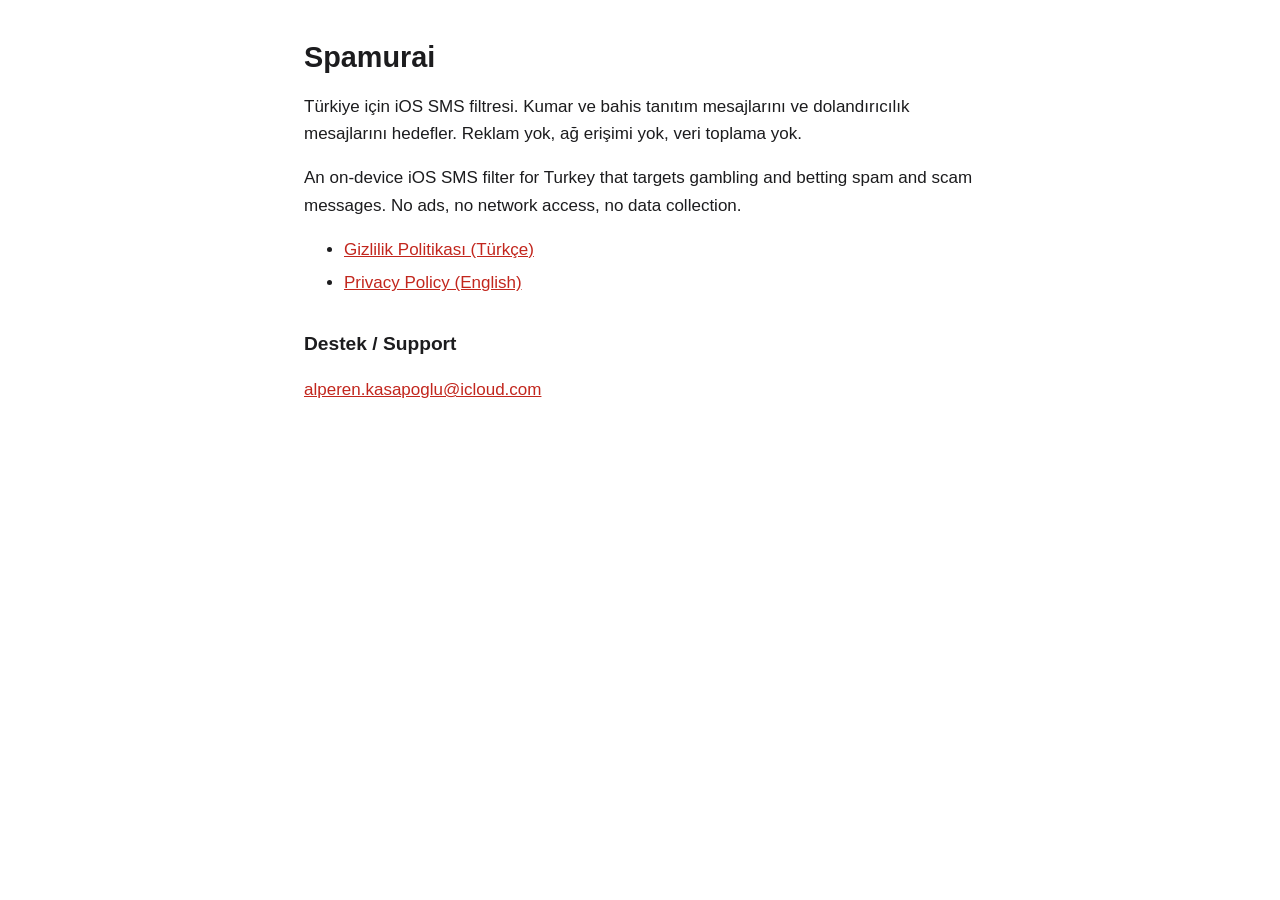
<file: index.html>
<!doctype html>
<html lang="tr">
<head>
<meta charset="utf-8">
<meta name="viewport" content="width=device-width, initial-scale=1">
<title>Spamurai</title>
<link rel="stylesheet" href="stil.css">
</head>
<body>
<main>
<h1>Spamurai</h1>
<p>Türkiye için iOS SMS filtresi. Kumar ve bahis tanıtım mesajlarını ve dolandırıcılık mesajlarını hedefler. Reklam yok, ağ erişimi yok, veri toplama yok.</p>
<p lang="en">An on-device iOS SMS filter for Turkey that targets gambling and betting spam and scam messages. No ads, no network access, no data collection.</p>
<ul>
<li><a href="gizlilik.html">Gizlilik Politikası (Türkçe)</a></li>
<li><a href="privacy.html" lang="en">Privacy Policy (English)</a></li></ul>
<h2>Destek / Support</h2>
<p><a href="mailto:alperen.kasapoglu@icloud.com">alperen.kasapoglu@icloud.com</a></p>
</main>
</body>
</html>
</file>
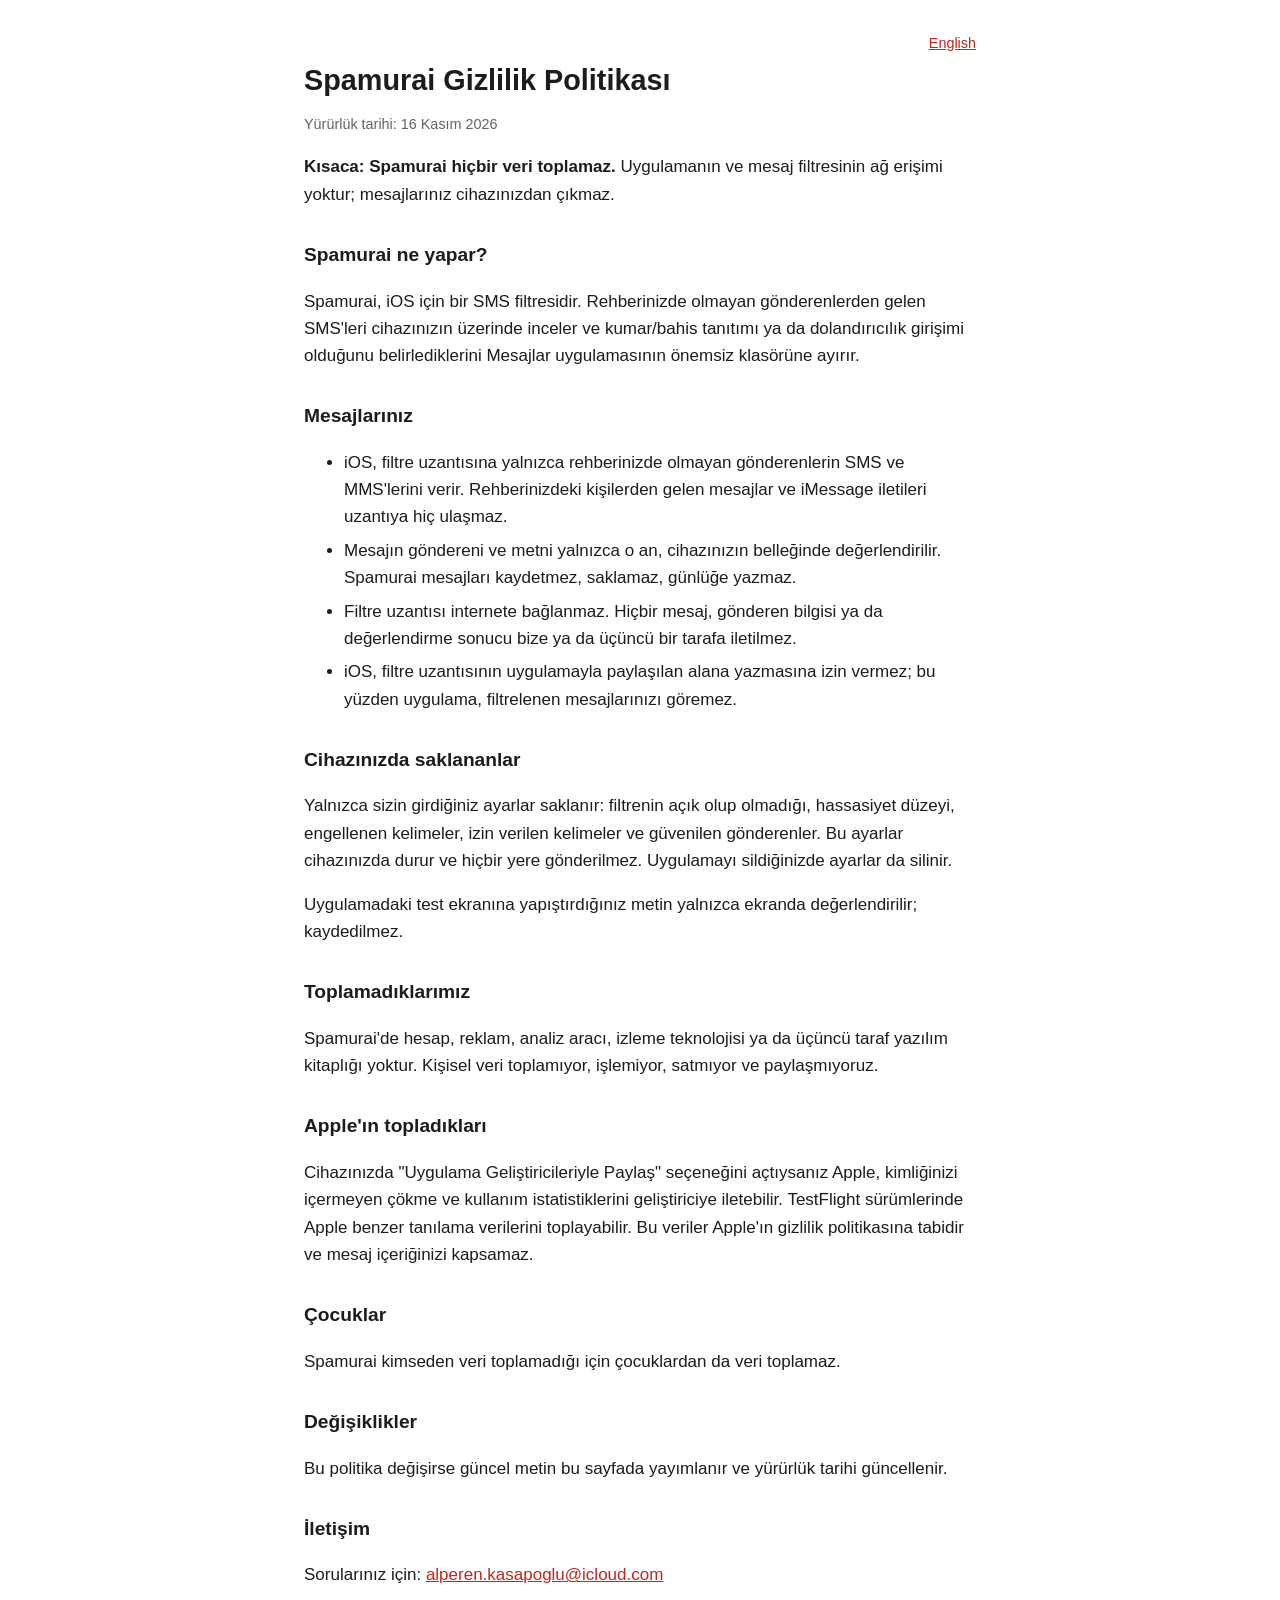
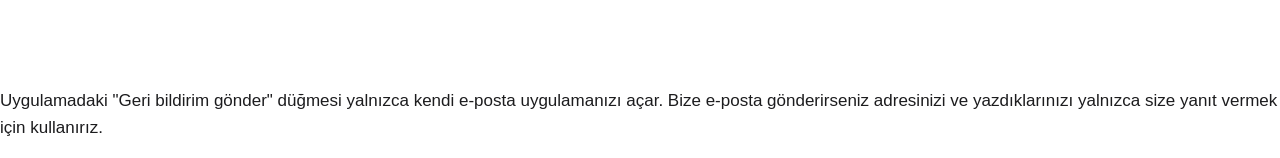
<file: gizlilik.html>
<!doctype html>
<html lang="tr">
<head>
<meta charset="utf-8">
<meta name="viewport" content="width=device-width, initial-scale=1">
<title>Spamurai Gizlilik Politikası</title>
<link rel="stylesheet" href="stil.css">
</head>
<body>
<main>
<p class="dil"><a href="privacy.html">English</a></p>
<h1>Spamurai Gizlilik Politikası</h1>
<p class="tarih">Yürürlük tarihi: 16 Kasım 2026</p>

<p><strong>Kısaca: Spamurai hiçbir veri toplamaz.</strong> Uygulamanın ve mesaj filtresinin ağ erişimi yoktur; mesajlarınız cihazınızdan çıkmaz.</p>

<h2>Spamurai ne yapar?</h2>
<p>Spamurai, iOS için bir SMS filtresidir. Rehberinizde olmayan gönderenlerden gelen SMS'leri cihazınızın üzerinde inceler ve kumar/bahis tanıtımı ya da dolandırıcılık girişimi olduğunu belirlediklerini Mesajlar uygulamasının önemsiz klasörüne ayırır.</p>

<h2>Mesajlarınız</h2>
<ul>
<li>iOS, filtre uzantısına yalnızca rehberinizde olmayan gönderenlerin SMS ve MMS'lerini verir. Rehberinizdeki kişilerden gelen mesajlar ve iMessage iletileri uzantıya hiç ulaşmaz.</li>
<li>Mesajın göndereni ve metni yalnızca o an, cihazınızın belleğinde değerlendirilir. Spamurai mesajları kaydetmez, saklamaz, günlüğe yazmaz.</li>
<li>Filtre uzantısı internete bağlanmaz. Hiçbir mesaj, gönderen bilgisi ya da değerlendirme sonucu bize ya da üçüncü bir tarafa iletilmez.</li>
<li>iOS, filtre uzantısının uygulamayla paylaşılan alana yazmasına izin vermez; bu yüzden uygulama, filtrelenen mesajlarınızı göremez.</li>
</ul>

<h2>Cihazınızda saklananlar</h2>
<p>Yalnızca sizin girdiğiniz ayarlar saklanır: filtrenin açık olup olmadığı, hassasiyet düzeyi, engellenen kelimeler, izin verilen kelimeler ve güvenilen gönderenler. Bu ayarlar cihazınızda durur ve hiçbir yere gönderilmez. Uygulamayı sildiğinizde ayarlar da silinir.</p>
<p>Uygulamadaki test ekranına yapıştırdığınız metin yalnızca ekranda değerlendirilir; kaydedilmez.</p>

<h2>Toplamadıklarımız</h2>
<p>Spamurai'de hesap, reklam, analiz aracı, izleme teknolojisi ya da üçüncü taraf yazılım kitaplığı yoktur. Kişisel veri toplamıyor, işlemiyor, satmıyor ve paylaşmıyoruz.</p>

<h2>Apple'ın topladıkları</h2>
<p>Cihazınızda "Uygulama Geliştiricileriyle Paylaş" seçeneğini açtıysanız Apple, kimliğinizi içermeyen çökme ve kullanım istatistiklerini geliştiriciye iletebilir. TestFlight sürümlerinde Apple benzer tanılama verilerini toplayabilir. Bu veriler Apple'ın gizlilik politikasına tabidir ve mesaj içeriğinizi kapsamaz.</p>

<h2>Çocuklar</h2>
<p>Spamurai kimseden veri toplamadığı için çocuklardan da veri toplamaz.</p>

<h2>Değişiklikler</h2>
<p>Bu politika değişirse güncel metin bu sayfada yayımlanır ve yürürlük tarihi güncellenir.</p>

<h2>İletişim</h2>
<p>Sorularınız için: <a href="mailto:alperen.kasapoglu@icloud.com">alperen.kasapoglu@icloud.com</a></p></main>
<p>Uygulamadaki "Geri bildirim gönder" düğmesi yalnızca kendi e-posta uygulamanızı açar. Bize e-posta gönderirseniz adresinizi ve yazdıklarınızı yalnızca size yanıt vermek için kullanırız.</p>
</body>
</html>
</file>
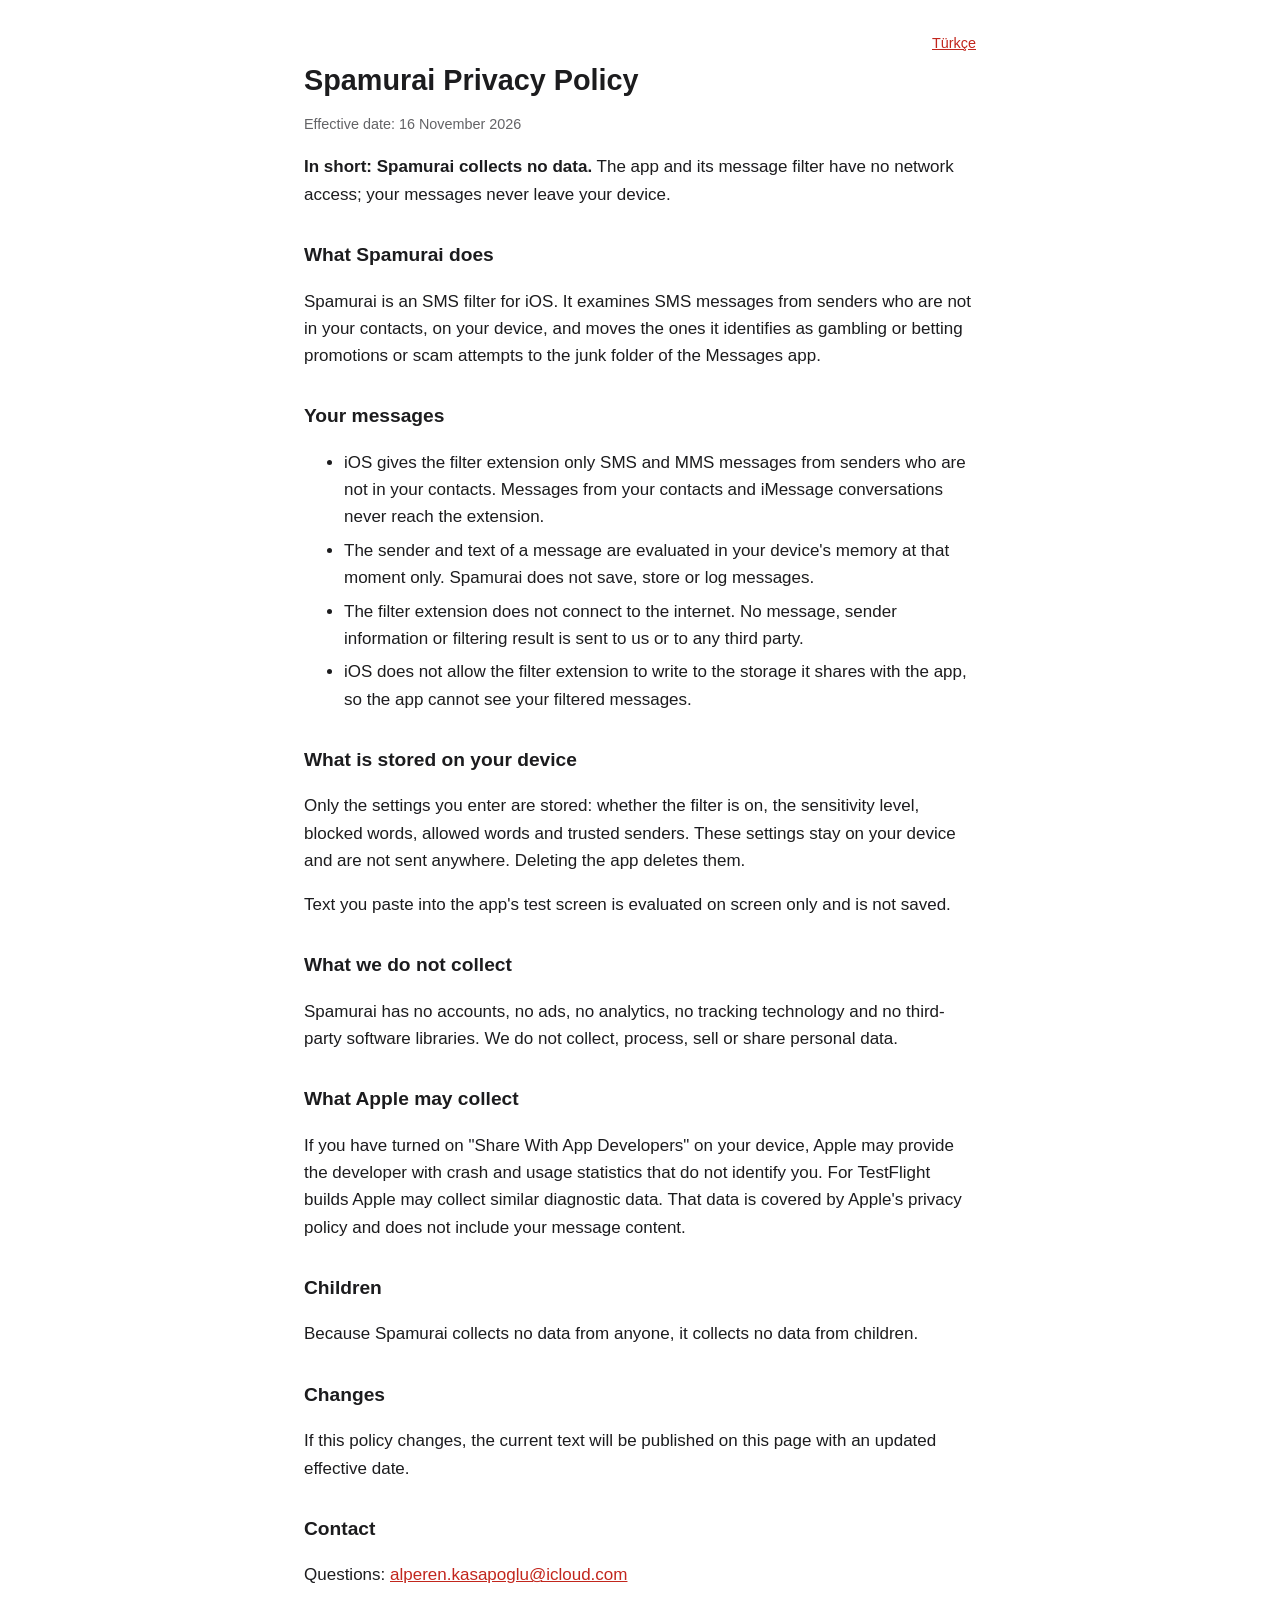
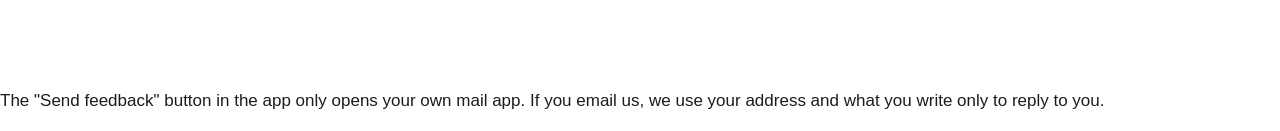
<file: privacy.html>
<!doctype html>
<html lang="en">
<head>
<meta charset="utf-8">
<meta name="viewport" content="width=device-width, initial-scale=1">
<title>Spamurai Privacy Policy</title>
<link rel="stylesheet" href="stil.css">
</head>
<body>
<main>
<p class="dil"><a href="gizlilik.html">Türkçe</a></p>
<h1>Spamurai Privacy Policy</h1>
<p class="tarih">Effective date: 16 November 2026</p>

<p><strong>In short: Spamurai collects no data.</strong> The app and its message filter have no network access; your messages never leave your device.</p>

<h2>What Spamurai does</h2>
<p>Spamurai is an SMS filter for iOS. It examines SMS messages from senders who are not in your contacts, on your device, and moves the ones it identifies as gambling or betting promotions or scam attempts to the junk folder of the Messages app.</p>

<h2>Your messages</h2>
<ul>
<li>iOS gives the filter extension only SMS and MMS messages from senders who are not in your contacts. Messages from your contacts and iMessage conversations never reach the extension.</li>
<li>The sender and text of a message are evaluated in your device's memory at that moment only. Spamurai does not save, store or log messages.</li>
<li>The filter extension does not connect to the internet. No message, sender information or filtering result is sent to us or to any third party.</li>
<li>iOS does not allow the filter extension to write to the storage it shares with the app, so the app cannot see your filtered messages.</li>
</ul>

<h2>What is stored on your device</h2>
<p>Only the settings you enter are stored: whether the filter is on, the sensitivity level, blocked words, allowed words and trusted senders. These settings stay on your device and are not sent anywhere. Deleting the app deletes them.</p>
<p>Text you paste into the app's test screen is evaluated on screen only and is not saved.</p>

<h2>What we do not collect</h2>
<p>Spamurai has no accounts, no ads, no analytics, no tracking technology and no third-party software libraries. We do not collect, process, sell or share personal data.</p>

<h2>What Apple may collect</h2>
<p>If you have turned on "Share With App Developers" on your device, Apple may provide the developer with crash and usage statistics that do not identify you. For TestFlight builds Apple may collect similar diagnostic data. That data is covered by Apple's privacy policy and does not include your message content.</p>

<h2>Children</h2>
<p>Because Spamurai collects no data from anyone, it collects no data from children.</p>

<h2>Changes</h2>
<p>If this policy changes, the current text will be published on this page with an updated effective date.</p>

<h2>Contact</h2>
<p>Questions: <a href="mailto:alperen.kasapoglu@icloud.com">alperen.kasapoglu@icloud.com</a></p></main>
<p>The "Send feedback" button in the app only opens your own mail app. If you email us, we use your address and what you write only to reply to you.</p>
</body>
</html>
</file>
<file: stil.css>
:root {
  color-scheme: light dark;
  --metin: #1c1c1e;
  --ikincil: #636366;
  --zemin: #ffffff;
  --vurgu: #c2261d;
}
@media (prefers-color-scheme: dark) {
  :root {
    --metin: #f2f2f7;
    --ikincil: #aeaeb2;
    --zemin: #1c1c1e;
    --vurgu: #ff6b61;
  }
}
body {
  margin: 0;
  background: var(--zemin);
  color: var(--metin);
  font: 17px/1.6 -apple-system, BlinkMacSystemFont, "Segoe UI", Roboto, sans-serif;
}
main {
  max-width: 42rem;
  margin: 0 auto;
  padding: 2rem 1rem 4rem;
}
h1 { font-size: 1.8rem; line-height: 1.25; margin: 0.5rem 0; }
h2 { font-size: 1.2rem; margin: 2rem 0 0.5rem; }
a { color: var(--vurgu); }
li { margin: 0.4rem 0; }
.tarih, .dil { color: var(--ikincil); font-size: 0.9rem; }
.dil { text-align: right; margin: 0; }
</file>
